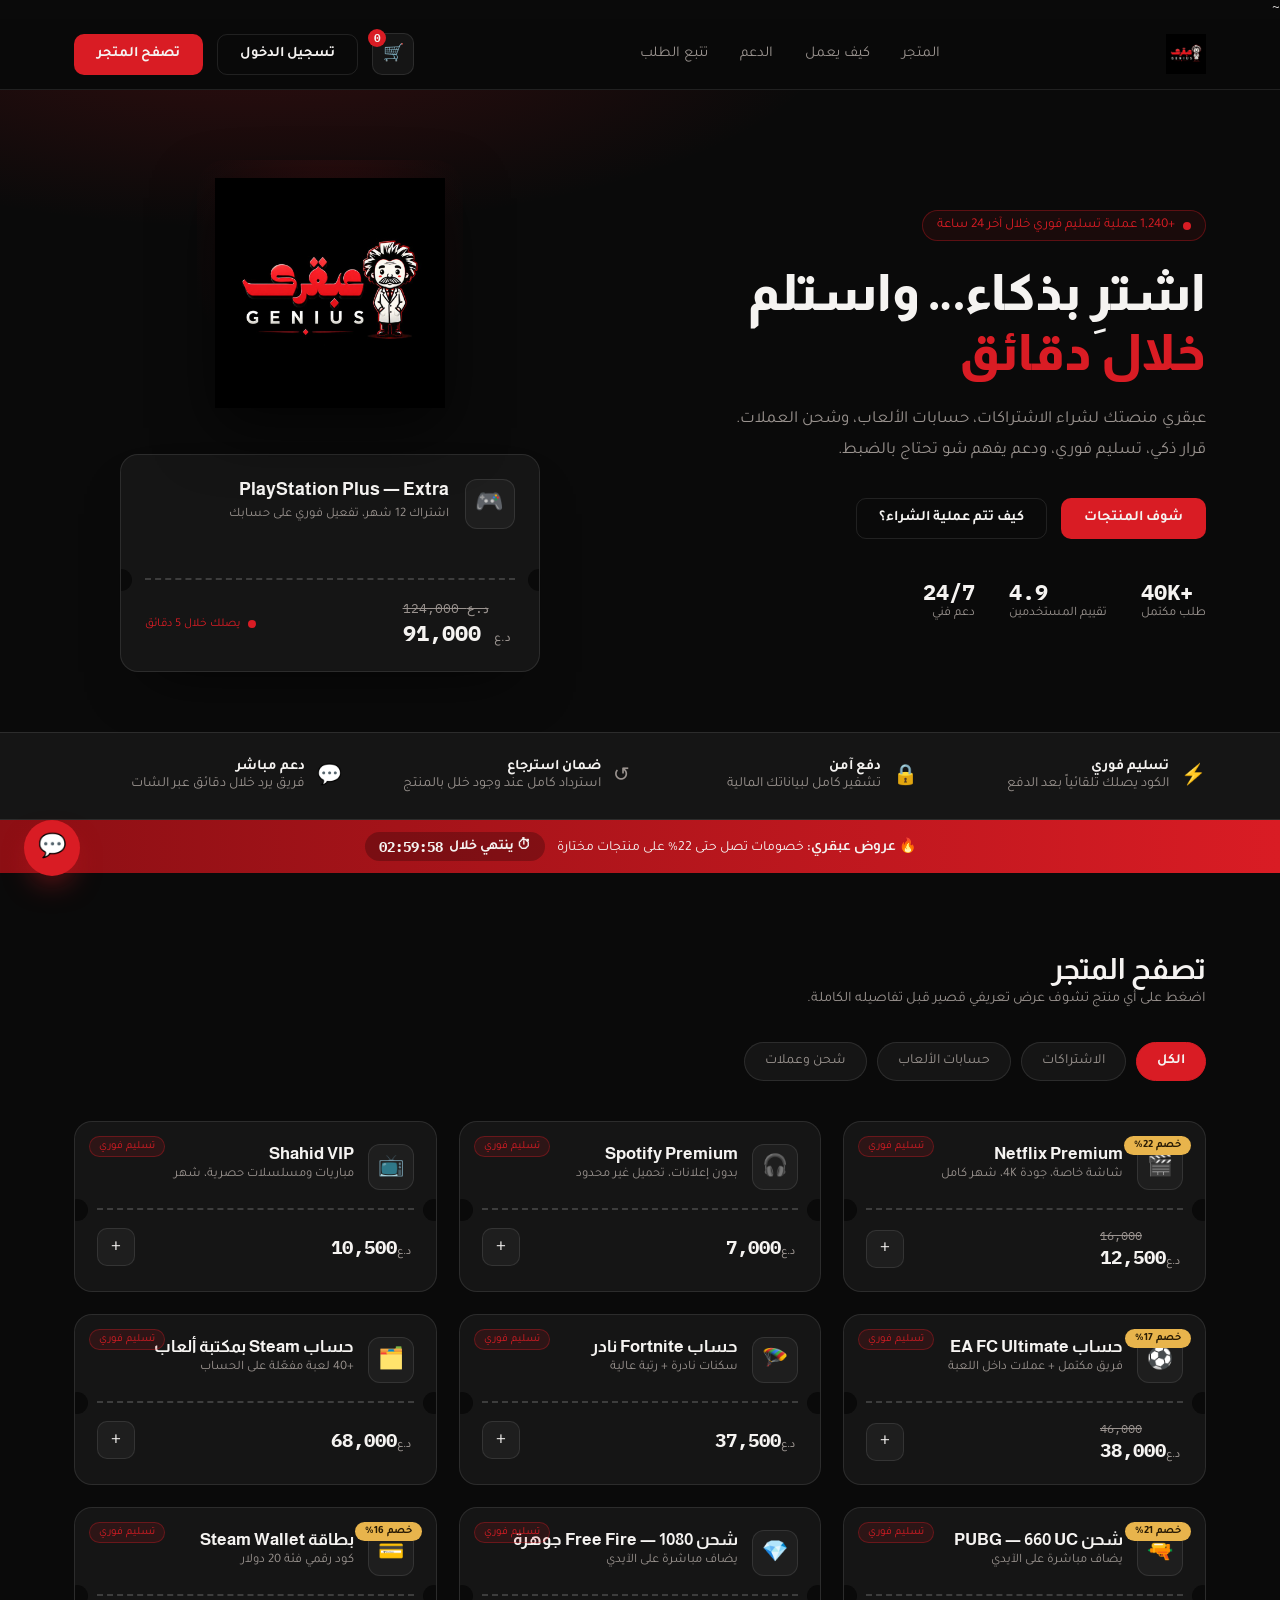
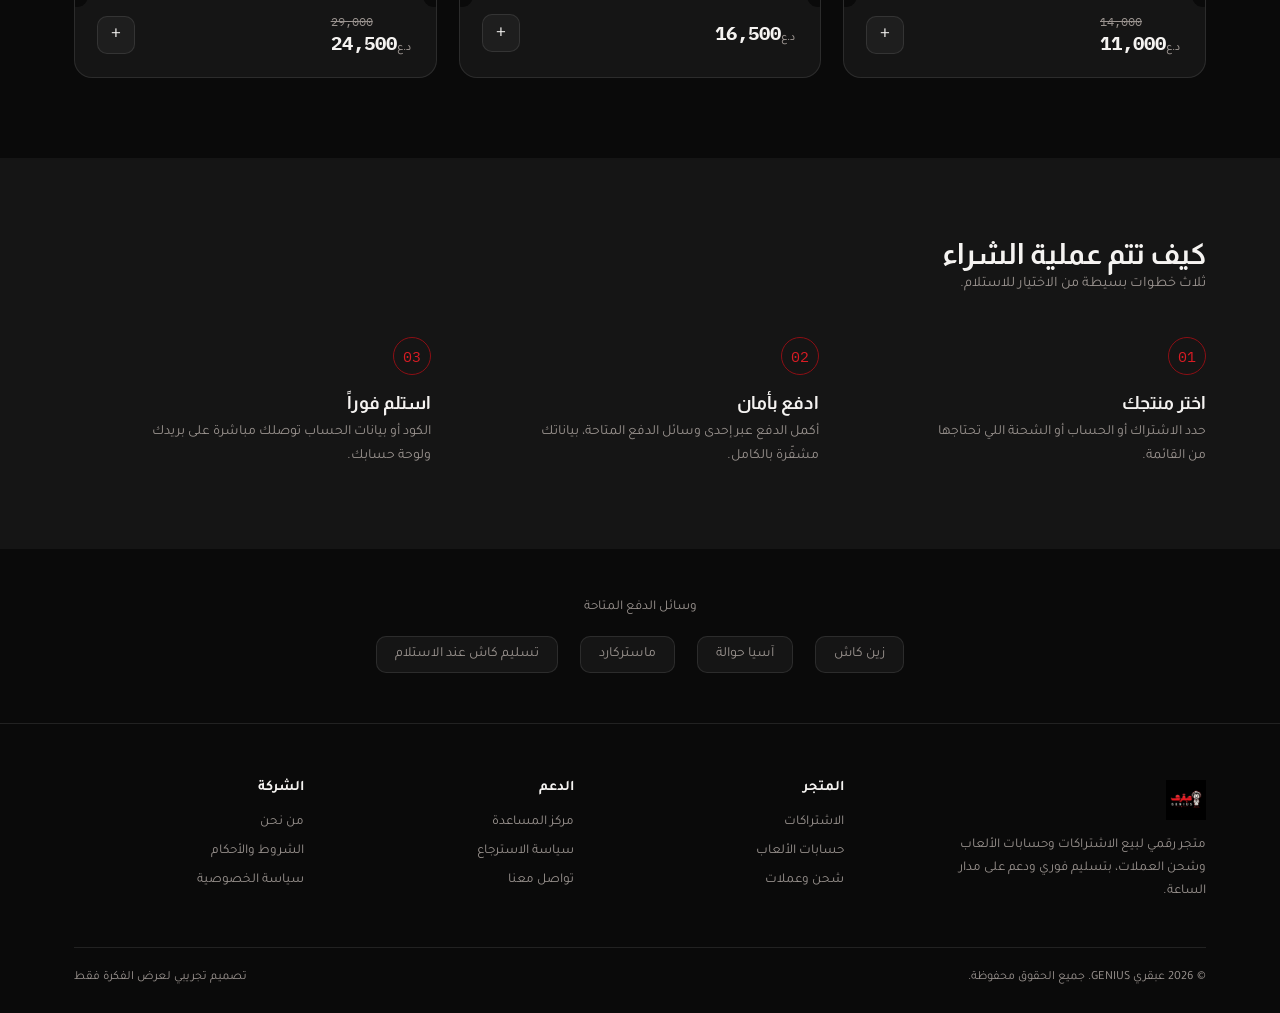
<file: project/index.html>
~<!DOCTYPE html>
<html lang="ar" dir="rtl">
<head>
<meta charset="UTF-8">
<meta name="viewport" content="width=device-width, initial-scale=1.0">
<title>عبقري | GENIUS — متجر الاشتراكات والألعاب</title>
<link rel="preconnect" href="https://fonts.googleapis.com">
<link href="https://fonts.googleapis.com/css2?family=Almarai:wght@400;700;800&family=Tajawal:wght@400;500;700&family=IBM+Plex+Mono:wght@500;600&display=swap" rel="stylesheet">
<link rel="stylesheet" href="style.css">
</head>
<body>

<header>
  <div class="wrap nav">
    <div class="logo"><img src="logo.jpg" alt="عبقري GENIUS"></div>
    <nav class="nav-links">
      <a href="#catalog">المتجر</a>
      <a href="#how">كيف يعمل</a>
      <a onclick="toggleChat(true)">الدعم</a>
      <a onclick="openTracking()">تتبع الطلب</a>
    </nav>
    <div class="nav-actions">
      <button class="cart-btn" onclick="openCart()" aria-label="السلة">🛒<span class="cart-dot" id="cartCount">0</span></button>
      <a class="btn btn-ghost" onclick="openLogin()">تسجيل الدخول</a>
      <a class="btn btn-red" href="#catalog">تصفح المتجر</a>
      <button class="menu-toggle">☰</button>
    </div>
  </div>
</header>

<section class="hero">
  <div class="wrap hero-grid">
    <div>
      <div class="eyebrow-status"><span class="pulse"></span> +1,240 عملية تسليم فوري خلال آخر 24 ساعة</div>
      <h1>اشترِ بذكاء… واستلم <span>خلال دقائق</span></h1>
      <p>عبقري منصتك لشراء الاشتراكات، حسابات الألعاب، وشحن العملات. قرار ذكي، تسليم فوري، ودعم يفهم شو تحتاج بالضبط.</p>
      <div class="hero-actions">
        <a class="btn btn-red" href="#catalog">شوف المنتجات</a>
        <a class="btn btn-ghost" href="#how">كيف تتم عملية الشراء؟</a>
      </div>
      <div class="hero-stats">
        <div><b class="mono">40K+</b><span>طلب مكتمل</span></div>
        <div><b class="mono">4.9</b><span>تقييم المستخدمين</span></div>
        <div><b class="mono">24/7</b><span>دعم فني</span></div>
      </div>
    </div>

    <div class="hero-visual">
      <div class="mascot-frame"><img src="logo.jpg" alt="شخصية عبقري"></div>
      <div class="ticket">
        <div class="ticket-top">
          <div class="ticket-icon">🎮</div>
          <div><h3>PlayStation Plus — Extra</h3><p>اشتراك 12 شهر، تفعيل فوري على حسابك</p></div>
        </div>
        <div class="perf"></div>
        <div class="ticket-bottom">
          <div class="price-block"><div class="old mono">124,000 د.ع</div><div class="now mono">91,000 <span class="curr">د.ع</span></div></div>
          <div class="deliver-tag"><span class="pulse"></span> يصلك خلال 5 دقائق</div>
        </div>
      </div>
    </div>
  </div>
</section>

<div class="trust">
  <div class="wrap trust-grid">
    <div class="trust-item"><span class="ic">⚡</span><div><b>تسليم فوري</b>الكود يصلك تلقائياً بعد الدفع</div></div>
    <div class="trust-item"><span class="ic">🔒</span><div><b>دفع آمن</b>تشفير كامل لبياناتك المالية</div></div>
    <div class="trust-item"><span class="ic">↺</span><div><b>ضمان استرجاع</b>استرداد كامل عند وجود خلل بالمنتج</div></div>
    <div class="trust-item"><span class="ic">💬</span><div><b>دعم مباشر</b>فريق يرد خلال دقائق عبر الشات</div></div>
  </div>
</div>

<div class="promo-bar">
  <div class="wrap promo-inner">
    <span>🔥 <b>عروض عبقري:</b> خصومات تصل حتى 22% على منتجات مختارة</span>
    <span class="promo-timer">⏱ ينتهي خلال <span id="promoCountdown" class="mono">03:00:00</span></span>
  </div>
</div>

<section class="catalog" id="catalog">
  <div class="wrap">
    <div class="section-head">
      <div><h2>تصفح المتجر</h2><p>اضغط على أي منتج تشوف عرض تعريفي قصير قبل تفاصيله الكاملة.</p></div>
    </div>
    <div class="tabs">
      <div class="tab active" data-filter="all">الكل</div>
      <div class="tab" data-filter="sub">الاشتراكات</div>
      <div class="tab" data-filter="acc">حسابات الألعاب</div>
      <div class="tab" data-filter="topup">شحن وعملات</div>
    </div>
    <div class="grid" id="productGrid">

      <div class="card show" data-cat="sub" onclick="openProduct(this)" data-icon="🎬" data-name="Netflix Premium" data-desc="شاشة خاصة، جودة 4K، شهر كامل من المشاهدة بدون قيود." data-price="12500" data-oldprice="16000" data-currency="د.ع" data-deliver="يصلك خلال 5 دقائق" data-tag="جودة 4K بدون حدود">
        <span class="badge-instant">تسليم فوري</span>
        <span class="badge-discount">خصم 22%</span>
        <div class="card-top"><div class="card-icon">🎬</div><div><h3>Netflix Premium</h3><p>شاشة خاصة، جودة 4K، شهر كامل</p></div></div>
        <div class="perf"></div>
        <div class="card-bottom">
          <div class="price-wrap"><div class="price-old mono">16,000</div><div class="price mono">12,500<span class="curr">د.ع</span></div></div>
          <button class="add-btn" onclick="event.stopPropagation(); addToCart(this.closest('.card'))" aria-label="أضف للسلة">+</button>
        </div>
      </div>

      <div class="card show" data-cat="sub" onclick="openProduct(this)" data-icon="🎧" data-name="Spotify Premium" data-desc="بدون إعلانات، تحميل غير محدود، وجودة صوت عالية على كل أجهزتك." data-price="7000" data-currency="د.ع" data-deliver="يصلك خلال 5 دقائق" data-tag="صوت نقي بلا إعلانات">
        <span class="badge-instant">تسليم فوري</span>
        <div class="card-top"><div class="card-icon">🎧</div><div><h3>Spotify Premium</h3><p>بدون إعلانات، تحميل غير محدود</p></div></div>
        <div class="perf"></div>
        <div class="card-bottom">
          <div class="price-wrap"><div class="price mono">7,000<span class="curr">د.ع</span></div></div>
          <button class="add-btn" onclick="event.stopPropagation(); addToCart(this.closest('.card'))" aria-label="أضف للسلة">+</button>
        </div>
      </div>

      <div class="card show" data-cat="sub" onclick="openProduct(this)" data-icon="📺" data-name="Shahid VIP" data-desc="مباريات حصرية ومسلسلات عربية وأجنبية، شهر كامل بدون إعلانات." data-price="10500" data-currency="د.ع" data-deliver="يصلك خلال 5 دقائق" data-tag="حصري ومباشر">
        <span class="badge-instant">تسليم فوري</span>
        <div class="card-top"><div class="card-icon">📺</div><div><h3>Shahid VIP</h3><p>مباريات ومسلسلات حصرية، شهر</p></div></div>
        <div class="perf"></div>
        <div class="card-bottom">
          <div class="price-wrap"><div class="price mono">10,500<span class="curr">د.ع</span></div></div>
          <button class="add-btn" onclick="event.stopPropagation(); addToCart(this.closest('.card'))" aria-label="أضف للسلة">+</button>
        </div>
      </div>

      <div class="card show" data-cat="acc" onclick="openProduct(this)" data-icon="⚽" data-name="حساب EA FC Ultimate" data-desc="فريق مكتمل بلاعبين مميزين، مع رصيد عملات داخل اللعبة." data-price="38000" data-oldprice="46000" data-currency="د.ع" data-deliver="يصلك خلال 10 دقائق" data-tag="فريق أحلامك جاهز">
        <span class="badge-instant">تسليم فوري</span>
        <span class="badge-discount">خصم 17%</span>
        <div class="card-top"><div class="card-icon">⚽</div><div><h3>حساب EA FC Ultimate</h3><p>فريق مكتمل + عملات داخل اللعبة</p></div></div>
        <div class="perf"></div>
        <div class="card-bottom">
          <div class="price-wrap"><div class="price-old mono">46,000</div><div class="price mono">38,000<span class="curr">د.ع</span></div></div>
          <button class="add-btn" onclick="event.stopPropagation(); addToCart(this.closest('.card'))" aria-label="أضف للسلة">+</button>
        </div>
      </div>

      <div class="card show" data-cat="acc" onclick="openProduct(this)" data-icon="🪂" data-name="حساب Fortnite نادر" data-desc="سكنات نادرة غير متوفرة بالمتجر حالياً، مع رتبة تنافسية عالية." data-price="37500" data-currency="د.ع" data-deliver="يصلك خلال 10 دقائق" data-tag="سكنات نادرة">
        <span class="badge-instant">تسليم فوري</span>
        <div class="card-top"><div class="card-icon">🪂</div><div><h3>حساب Fortnite نادر</h3><p>سكنات نادرة + رتبة عالية</p></div></div>
        <div class="perf"></div>
        <div class="card-bottom">
          <div class="price-wrap"><div class="price mono">37,500<span class="curr">د.ع</span></div></div>
          <button class="add-btn" onclick="event.stopPropagation(); addToCart(this.closest('.card'))" aria-label="أضف للسلة">+</button>
        </div>
      </div>

      <div class="card show" data-cat="acc" onclick="openProduct(this)" data-icon="🗂️" data-name="حساب Steam بمكتبة ألعاب" data-desc="أكثر من 40 لعبة مفعّلة على الحساب مباشرة، جاهزة للتحميل." data-price="68000" data-currency="د.ع" data-deliver="يصلك خلال 10 دقائق" data-tag="مكتبة جاهزة بالكامل">
        <span class="badge-instant">تسليم فوري</span>
        <div class="card-top"><div class="card-icon">🗂️</div><div><h3>حساب Steam بمكتبة ألعاب</h3><p>+40 لعبة مفعّلة على الحساب</p></div></div>
        <div class="perf"></div>
        <div class="card-bottom">
          <div class="price-wrap"><div class="price mono">68,000<span class="curr">د.ع</span></div></div>
          <button class="add-btn" onclick="event.stopPropagation(); addToCart(this.closest('.card'))" aria-label="أضف للسلة">+</button>
        </div>
      </div>

      <div class="card show" data-cat="topup" onclick="openProduct(this)" data-icon="🔫" data-name="شحن PUBG — 660 UC" data-desc="يضاف مباشرة على الآيدي بدون الحاجة لكلمة المرور." data-price="11000" data-oldprice="14000" data-currency="د.ع" data-deliver="يصلك خلال دقيقتين" data-tag="إضافة مباشرة">
        <span class="badge-instant">تسليم فوري</span>
        <span class="badge-discount">خصم 21%</span>
        <div class="card-top"><div class="card-icon">🔫</div><div><h3>شحن PUBG — 660 UC</h3><p>يضاف مباشرة على الآيدي</p></div></div>
        <div class="perf"></div>
        <div class="card-bottom">
          <div class="price-wrap"><div class="price-old mono">14,000</div><div class="price mono">11,000<span class="curr">د.ع</span></div></div>
          <button class="add-btn" onclick="event.stopPropagation(); addToCart(this.closest('.card'))" aria-label="أضف للسلة">+</button>
        </div>
      </div>

      <div class="card show" data-cat="topup" onclick="openProduct(this)" data-icon="💎" data-name="شحن Free Fire — 1080 جوهرة" data-desc="يضاف مباشرة على الآيدي، صالح لكل الأحداث داخل اللعبة." data-price="16500" data-currency="د.ع" data-deliver="يصلك خلال دقيقتين" data-tag="إضافة مباشرة">
        <span class="badge-instant">تسليم فوري</span>
        <div class="card-top"><div class="card-icon">💎</div><div><h3>شحن Free Fire — 1080 جوهرة</h3><p>يضاف مباشرة على الآيدي</p></div></div>
        <div class="perf"></div>
        <div class="card-bottom">
          <div class="price-wrap"><div class="price mono">16,500<span class="curr">د.ع</span></div></div>
          <button class="add-btn" onclick="event.stopPropagation(); addToCart(this.closest('.card'))" aria-label="أضف للسلة">+</button>
        </div>
      </div>

      <div class="card show" data-cat="topup" onclick="openProduct(this)" data-icon="💳" data-name="بطاقة Steam Wallet" data-desc="كود رقمي فئة 20 دولار، يضاف مباشرة لمحفظة حسابك على Steam." data-price="24500" data-oldprice="29000" data-currency="د.ع" data-deliver="يصلك خلال دقيقتين" data-tag="كود جاهز فوراً">
        <span class="badge-instant">تسليم فوري</span>
        <span class="badge-discount">خصم 16%</span>
        <div class="card-top"><div class="card-icon">💳</div><div><h3>بطاقة Steam Wallet</h3><p>كود رقمي فئة 20 دولار</p></div></div>
        <div class="perf"></div>
        <div class="card-bottom">
          <div class="price-wrap"><div class="price-old mono">29,000</div><div class="price mono">24,500<span class="curr">د.ع</span></div></div>
          <button class="add-btn" onclick="event.stopPropagation(); addToCart(this.closest('.card'))" aria-label="أضف للسلة">+</button>
        </div>
      </div>

    </div>
  </div>
</section>

<section class="how" id="how">
  <div class="wrap">
    <div class="section-head"><div><h2>كيف تتم عملية الشراء</h2><p>ثلاث خطوات بسيطة من الاختيار للاستلام.</p></div></div>
    <div class="how-grid">
      <div class="step"><div class="step-num mono">01</div><h3>اختر منتجك</h3><p>حدد الاشتراك أو الحساب أو الشحنة اللي تحتاجها من القائمة.</p></div>
      <div class="step"><div class="step-num mono">02</div><h3>ادفع بأمان</h3><p>أكمل الدفع عبر إحدى وسائل الدفع المتاحة، بياناتك مشفّرة بالكامل.</p></div>
      <div class="step"><div class="step-num mono">03</div><h3>استلم فوراً</h3><p>الكود أو بيانات الحساب توصلك مباشرة على بريدك ولوحة حسابك.</p></div>
    </div>
  </div>
</section>

<div class="pay">
  <div class="wrap">
    <p>وسائل الدفع المتاحة</p>
    <div class="pay-icons">
      <span class="ph-link">زين كاش</span><span class="ph-link">آسيا حوالة</span><span class="ph-link">ماستركارد</span><span class="ph-link">تسليم كاش عند الاستلام</span>
    </div>
  </div>
</div>

<footer>
  <div class="wrap">
    <div class="foot-grid">
      <div class="foot-brand">
        <div class="logo"><img src="logo.jpg" alt="عبقري GENIUS"></div>
        <p>متجر رقمي لبيع الاشتراكات وحسابات الألعاب وشحن العملات، بتسليم فوري ودعم على مدار الساعة.</p>
      </div>
      <div class="foot-col"><h4>المتجر</h4><ul>
        <li><a class="ph-link">الاشتراكات</a></li><li><a class="ph-link">حسابات الألعاب</a></li><li><a class="ph-link">شحن وعملات</a></li>
      </ul></div>
      <div class="foot-col"><h4>الدعم</h4><ul>
        <li><a onclick="toggleChat(true)">مركز المساعدة</a></li><li><a class="ph-link">سياسة الاسترجاع</a></li><li><a onclick="toggleChat(true)">تواصل معنا</a></li>
      </ul></div>
      <div class="foot-col"><h4>الشركة</h4><ul>
        <li><a class="ph-link">من نحن</a></li><li><a class="ph-link">الشروط والأحكام</a></li><li><a class="ph-link">سياسة الخصوصية</a></li>
      </ul></div>
    </div>
    <div class="foot-bottom">
      <span>© 2026 عبقري GENIUS. جميع الحقوق محفوظة.</span>
      <span>تصميم تجريبي لعرض الفكرة فقط</span>
    </div>
  </div>
</footer>

<!-- ============ PRODUCT MODAL ============ -->
<div class="overlay" id="productOverlay" onclick="if(event.target===this) closeOverlay('productOverlay')">
  <div class="modal-card" id="modalCard">
    <button class="overlay-close" onclick="closeOverlay('productOverlay')" aria-label="إغلاق">✕</button>
    <div class="ad-stage">
      <div class="ring r1"></div><div class="ring r2"></div><div class="ring r3"></div>
      <div class="ad-icon" id="modalIcon">🎬</div>
      <div class="ad-tagline" id="modalTag">جودة 4K بدون حدود</div>
    </div>
    <div class="modal-body">
      <h3 id="modalName">Netflix Premium</h3>
      <p class="desc" id="modalDesc">شاشة خاصة، جودة 4K، شهر كامل من المشاهدة بدون قيود.</p>
      <div class="modal-perf"></div>
      <div class="modal-price-row">
        <div class="modal-price-wrap">
          <span class="modal-discount-tag" id="modalDiscountTag" style="display:none;"></span>
          <div class="modal-old-price mono" id="modalOldPrice" style="display:none;"></div>
          <div class="modal-price mono"><span id="modalPrice">0</span><span class="curr" id="modalCurrency">د.ع</span></div>
        </div>
        <div class="modal-deliver"><span class="pulse"></span><span id="modalDeliver">يصلك خلال 5 دقائق</span></div>
      </div>
      <div class="modal-actions">
        <button class="btn btn-ghost" onclick="addFromModal()">أضف للسلة</button>
        <button class="btn" style="background:#25D366; color:#08210f;" onclick="sendSingleProductToWhatsApp(currentProduct)">🟢 اطلب عبر واتساب</button>
      </div>
    </div>
  </div>
</div>

<!-- ============ LOGIN MODAL ============ -->
<div class="overlay" id="loginOverlay" onclick="if(event.target===this) closeOverlay('loginOverlay')">
  <div class="plain-card">
    <button class="overlay-close" onclick="closeOverlay('loginOverlay')" aria-label="إغلاق">✕</button>
    <h3>تسجيل الدخول</h3>
    <p class="sub">هاد نموذج تجريبي — الدخول هون بيمثّل الشكل بس، بدون حساب حقيقي.</p>
    <form onsubmit="event.preventDefault(); closeOverlay('loginOverlay'); showToast('تم تسجيل الدخول (وضع تجريبي)');">
      <div class="field"><label>البريد الإلكتروني</label><input type="email" placeholder="you@example.com" required></div>
      <div class="field"><label>كلمة المرور</label><input type="password" placeholder="••••••••" required></div>
      <button type="submit" class="btn btn-red" style="width:100%; margin-top:6px;">دخول</button>
    </form>
  </div>
</div>

<!-- ============ TRACKING MODAL ============ -->
<div class="overlay" id="trackOverlay" onclick="if(event.target===this) closeOverlay('trackOverlay')">
  <div class="plain-card">
    <button class="overlay-close" onclick="closeOverlay('trackOverlay')" aria-label="إغلاق">✕</button>
    <h3>تتبع طلبك</h3>
    <p class="sub">دخّل رقم الطلب وشوف حالته. (تجريبي: أي رقم بيعرضلك نفس المسار للتوضيح)</p>
    <div class="field"><label>رقم الطلب</label><input type="text" id="orderNumber" placeholder="مثال: GEN-48213"></div>
    <button class="btn btn-red" style="width:100%;" onclick="runTracking()">تتبع</button>

    <div class="track-steps" id="trackSteps" style="display:none;">
      <div class="track-step" id="ts1"><div class="track-dot">1</div><div class="track-text"><b>تم تأكيد الطلب</b><span>استلمنا طلبك وجاري التحقق من الدفع</span></div></div>
      <div class="track-step" id="ts2"><div class="track-dot">2</div><div class="track-text"><b>جاري التجهيز</b><span>يتم تحضير الكود أو بيانات الحساب</span></div></div>
      <div class="track-step" id="ts3"><div class="track-dot">3</div><div class="track-text"><b>تم التسليم</b><span>وصلت التفاصيل على بريدك الإلكتروني</span></div></div>
    </div>
    <p class="track-hint" id="trackHint" style="display:none;">هاي محاكاة بصرية فقط لعرض شكل الصفحة — لازم تُربط بنظام طلبات فعلي.</p>
  </div>
</div>

<!-- ============ CART DRAWER ============ -->
<div class="drawer-overlay" id="drawerOverlay" onclick="closeCart()"></div>
<div class="cart-drawer" id="cartDrawer">
  <div class="cart-head"><h3>سلة المشتريات</h3><button class="cart-close" onclick="closeCart()">✕</button></div>
  <div class="cart-items" id="cartItems">
    <div class="cart-empty" id="cartEmptyMsg">السلة فاضية — تصفح المنتجات وضيف اللي يعجبك.</div>
  </div>
  <div class="cart-foot">
    <div class="cart-total-row"><span>الإجمالي</span><b class="mono" id="cartTotal">0 د.ع</b></div>
    <button class="btn" style="width:100%; background:#25D366; color:#08210f;" onclick="checkoutCart()">
      <span style="font-size:17px;">🟢</span> إتمام الطلب عبر واتساب
    </button>
    <p style="font-size:11.5px; color:var(--text-muted); text-align:center; margin-top:10px; line-height:1.6;">رح ينفتحلك واتساب برسالة جاهزة فيها تفاصيل طلبك كاملة</p>
  </div>
</div>

<!-- ============ SUPPORT CHAT ============ -->
<button class="chat-fab" onclick="toggleChat()" aria-label="الدعم الفني">💬</button>
<div class="chat-panel" id="chatPanel">
  <div class="chat-head"><span class="dot"></span><div><b>الدعم الفني</b><span>عادة يرد خلال دقائق</span></div></div>
  <div class="chat-body" id="chatBody">
    <div class="msg bot">أهلاً فيك 👋 أنا هون لأي استفسار عن طلبك أو المنتجات. هاد شات تجريبي حالياً بردود جاهزة.</div>
  </div>
  <div class="chat-input-row">
    <input type="text" id="chatInput" placeholder="اكتب رسالتك..." onkeydown="if(event.key==='Enter') sendChat()">
    <button onclick="sendChat()" aria-label="إرسال">➤</button>
  </div>
</div>

<div class="toast" id="toast"></div>

<script src="script.js"></script>

</body>
</html>
</file>
<file: project/style.css>
:root{
    --bg:#0A0A0A; --surface:#151515; --surface-2:#1E1E1E;
    --red:#D91C24; --red-deep:#8C0F14; --white:#F5F3F1;
    --gold:#E8B44C;
    --text-muted:#9A938F; --border:rgba(245,243,241,0.10); --radius:18px;
  }
  *{box-sizing:border-box; margin:0; padding:0;}
  html,body{background:var(--bg); color:var(--white); font-family:'Tajawal',sans-serif; scroll-behavior:smooth;}
  body{overflow-x:hidden;}
  body.lock-scroll{overflow:hidden;}
  h1,h2,h3,.display{font-family:'Almarai',sans-serif;}
  .mono{font-family:'IBM Plex Mono',monospace; direction:ltr; unicode-bidi:isolate;}
  a{color:inherit; text-decoration:none;}
  ul{list-style:none;}
  img{max-width:100%; display:block;}
  button{font-family:inherit;}
  .wrap{max-width:1180px; margin:0 auto; padding:0 24px;}
  a:focus-visible, button:focus-visible{outline:2px solid var(--red); outline-offset:3px; border-radius:6px;}

  header{position:sticky; top:0; z-index:50; backdrop-filter:blur(10px); background:rgba(10,10,10,0.88); border-bottom:1px solid var(--border);}
  .nav{display:flex; align-items:center; justify-content:space-between; padding:14px 24px;}
  .logo{display:flex; align-items:center; gap:10px;}
  .logo img{height:40px; width:auto;}
  .nav-links{display:flex; gap:32px; font-size:15px; color:var(--text-muted);}
  .nav-links a{cursor:pointer;}
  .nav-links a:hover{color:var(--white);}
  .nav-actions{display:flex; gap:14px; align-items:center;}
  .btn{display:inline-flex; align-items:center; justify-content:center; gap:8px; padding:11px 22px; border-radius:10px; font-size:14.5px; font-weight:700; border:1px solid transparent; cursor:pointer; transition:transform .15s ease, background .15s ease;}
  .btn-red{background:var(--red); color:var(--white);}
  .btn-red:hover{transform:translateY(-2px); background:#f0262f;}
  .btn-ghost{background:transparent; color:var(--white); border-color:var(--border);}
  .btn-ghost:hover{border-color:var(--text-muted);}
  .cart-btn{position:relative; width:42px; height:42px; border-radius:10px; border:1px solid var(--border); display:flex; align-items:center; justify-content:center; background:var(--surface); cursor:pointer; font-size:17px;}
  .cart-dot{position:absolute; top:-5px; left:-5px; background:var(--red); color:var(--white); font-size:11px; font-weight:700; width:18px; height:18px; border-radius:50%; display:flex; align-items:center; justify-content:center; font-family:'IBM Plex Mono',monospace;}
  .menu-toggle{display:none; background:none; border:none; color:var(--white); font-size:24px; cursor:pointer;}

  .hero{padding:70px 0 60px; position:relative; overflow:hidden;}
  .hero::before{content:""; position:absolute; inset:-25% -10% auto -10%; height:560px; background:radial-gradient(55% 55% at 25% 15%, rgba(217,28,36,0.20), transparent 70%); pointer-events:none;}
  .hero-grid{display:grid; grid-template-columns:1.05fr 0.95fr; gap:56px; align-items:center; position:relative;}
  .eyebrow-status{display:inline-flex; align-items:center; gap:8px; font-size:13.5px; color:var(--red); background:rgba(217,28,36,0.08); border:1px solid rgba(217,28,36,0.35); padding:6px 14px; border-radius:100px; margin-bottom:22px;}
  .pulse{width:8px; height:8px; border-radius:50%; background:var(--red); box-shadow:0 0 0 0 rgba(217,28,36,0.6); animation:pulse 2s infinite;}
  @keyframes pulse{ 0%{box-shadow:0 0 0 0 rgba(217,28,36,.55);} 70%{box-shadow:0 0 0 10px rgba(217,28,36,0);} 100%{box-shadow:0 0 0 0 rgba(217,28,36,0);} }
  .hero h1{font-size:50px; line-height:1.2; font-weight:800; margin-bottom:22px;}
  .hero h1 span{color:var(--red);}
  .hero p{font-size:17px; color:var(--text-muted); line-height:1.8; max-width:480px; margin-bottom:32px;}
  .hero-actions{display:flex; gap:14px; margin-bottom:38px;}
  .hero-stats{display:flex; gap:34px;}
  .hero-stats div b{display:block; font-family:'IBM Plex Mono',monospace; font-size:22px; color:var(--white);}
  .hero-stats div span{font-size:13px; color:var(--text-muted);}
  .hero-visual{display:flex; flex-direction:column; align-items:center; gap:28px;}
  .mascot-frame{background:radial-gradient(circle at 50% 30%, rgba(217,28,36,0.16), transparent 65%); border-radius:28px; padding:18px;}
  .mascot-frame img{width:230px; margin:0 auto; filter:drop-shadow(0 20px 30px rgba(0,0,0,0.6));}

  .ticket{background:var(--surface); border:1px solid var(--border); border-radius:var(--radius); overflow:hidden; box-shadow:0 30px 60px -30px rgba(0,0,0,0.7); width:100%; max-width:420px;}
  .ticket-top{padding:24px 24px 20px; display:flex; gap:16px; align-items:flex-start;}
  .ticket-icon{width:50px; height:50px; border-radius:12px; background:var(--surface-2); display:flex; align-items:center; justify-content:center; font-size:23px; flex-shrink:0; border:1px solid var(--border);}
  .ticket-top h3{font-size:18px; margin-bottom:4px;}
  .ticket-top p{font-size:13px; color:var(--text-muted);}
  .perf{position:relative; height:0; border-top:2px dashed rgba(245,243,241,0.18); margin:0 24px;}
  .perf::before, .perf::after{content:""; position:absolute; top:-11px; width:22px; height:22px; border-radius:50%; background:var(--bg);}
  .perf::before{right:-35px;} .perf::after{left:-35px;}
  .ticket-bottom{padding:20px 24px 24px; display:flex; align-items:center; justify-content:space-between;}
  .price-block .old{font-size:12.5px; color:var(--text-muted); text-decoration:line-through; margin-bottom:2px;}
  .price-block .now{font-size:22px; font-weight:700;}
  .price-block .now .curr{font-size:12.5px; color:var(--text-muted); font-weight:500; font-family:'Tajawal',sans-serif; margin-right:4px;}
  .deliver-tag{display:flex; align-items:center; gap:7px; font-size:12px; color:var(--red);}

  .trust{border-top:1px solid var(--border); border-bottom:1px solid var(--border); padding:26px 0; background:var(--surface);}
  .trust-grid{display:flex; justify-content:space-between; gap:20px; flex-wrap:wrap;}
  .trust-item{display:flex; align-items:center; gap:12px; font-size:14px; color:var(--text-muted); flex:1; min-width:220px;}
  .trust-item .ic{font-size:20px;}
  .trust-item b{color:var(--white); display:block; font-size:14.5px;}

  /* ---------- promo / discount countdown banner ---------- */
  .promo-bar{background:linear-gradient(90deg, var(--red-deep), var(--red)); padding:12px 0;}
  .promo-inner{display:flex; align-items:center; justify-content:center; gap:12px; flex-wrap:wrap; font-size:14px; text-align:center;}
  .promo-inner b{font-family:'Almarai',sans-serif;}
  .promo-timer{display:inline-flex; align-items:center; gap:6px; background:rgba(0,0,0,0.25); padding:5px 14px; border-radius:100px; font-weight:700;}

  section.catalog{padding:80px 0;}
  .section-head{display:flex; align-items:flex-end; justify-content:space-between; margin-bottom:34px; gap:20px; flex-wrap:wrap;}
  .section-head h2{font-size:29px;}
  .section-head p{color:var(--text-muted); font-size:14.5px; margin-top:6px;}
  .tabs{display:flex; gap:10px; margin-bottom:40px; flex-wrap:wrap;}
  .tab{padding:10px 20px; border-radius:100px; border:1px solid var(--border); font-size:14px; color:var(--text-muted); cursor:pointer; background:var(--surface); transition:all .15s ease;}
  .tab.active{background:var(--red); color:var(--white); border-color:var(--red); font-weight:700;}
  .tab:hover:not(.active){border-color:var(--text-muted); color:var(--white);}

  .grid{display:grid; grid-template-columns:repeat(3,1fr); gap:22px;}
  .card{background:var(--surface); border:1px solid var(--border); border-radius:var(--radius); overflow:hidden; transition:transform .18s ease, border-color .18s ease; position:relative; cursor:pointer;}
  .card:hover{transform:translateY(-4px); border-color:var(--red-deep);}
  .card[data-cat]{display:none;}
  .card.show{display:block;}
  .card-top{padding:22px 22px 18px; display:flex; gap:14px; align-items:flex-start;}
  .card-icon{width:46px; height:46px; border-radius:12px; background:var(--surface-2); display:flex; align-items:center; justify-content:center; font-size:21px; flex-shrink:0; border:1px solid var(--border);}
  .card-top h3{font-size:16.5px; margin-bottom:3px;}
  .card-top p{font-size:13px; color:var(--text-muted); line-height:1.5;}
  .card .perf{margin:0 22px;}
  .card .perf::before{right:-31px;} .card .perf::after{left:-31px;}
  .card-bottom{padding:18px 22px 22px; display:flex; align-items:center; justify-content:space-between; gap:10px;}
  .price-wrap{display:flex; flex-direction:column; gap:2px;}
  .price-old{font-size:12px; color:var(--text-muted); text-decoration:line-through;}
  .card-bottom .price{font-size:18.5px; font-weight:700; white-space:nowrap;}
  .card-bottom .price .curr{font-size:11.5px; color:var(--text-muted); font-weight:500; font-family:'Tajawal',sans-serif; margin-right:3px;}
  .add-btn{width:38px; height:38px; border-radius:10px; background:var(--surface-2); border:1px solid var(--border); color:var(--white); font-size:19px; cursor:pointer; display:flex; align-items:center; justify-content:center; transition:background .15s ease, color .15s ease; flex-shrink:0;}
  .add-btn:hover{background:var(--red); color:var(--white); border-color:var(--red);}
  .badge-instant{position:absolute; top:14px; left:14px; font-size:11px; background:rgba(217,28,36,0.12); color:var(--red); border:1px solid rgba(217,28,36,0.35); padding:3px 9px; border-radius:100px;}
  .badge-discount{position:absolute; top:14px; right:14px; font-size:11px; background:var(--gold); color:#2a1c05; font-weight:700; padding:3px 10px; border-radius:100px;}

  .how{padding:80px 0; background:var(--surface);}
  .how-grid{display:grid; grid-template-columns:repeat(3,1fr); gap:30px; margin-top:44px;}
  .step-num{font-family:'IBM Plex Mono',monospace; font-size:15px; color:var(--red); border:1px solid var(--red-deep); width:38px; height:38px; border-radius:50%; display:flex; align-items:center; justify-content:center; margin-bottom:18px;}
  .step h3{font-size:18px; margin-bottom:8px;}
  .step p{font-size:14px; color:var(--text-muted); line-height:1.7; max-width:280px;}

  .pay{padding:50px 0; text-align:center;}
  .pay p{color:var(--text-muted); font-size:13.5px; margin-bottom:20px;}
  .pay-icons{display:flex; gap:22px; justify-content:center; flex-wrap:wrap; color:var(--text-muted); font-size:14px;}
  .pay-icons span{border:1px solid var(--border); padding:9px 18px; border-radius:10px; background:var(--surface); cursor:pointer;}
  .pay-icons span:hover{border-color:var(--text-muted); color:var(--white);}

  footer{border-top:1px solid var(--border); padding:56px 0 28px;}
  .foot-grid{display:grid; grid-template-columns:1.4fr repeat(3,1fr); gap:40px; margin-bottom:44px;}
  .foot-col h4{font-size:14.5px; margin-bottom:16px;}
  .foot-col ul li{margin-bottom:10px;}
  .foot-col ul a{font-size:13.5px; color:var(--text-muted); cursor:pointer;}
  .foot-col ul a:hover{color:var(--white);}
  .foot-brand .logo{margin-bottom:14px;}
  .foot-brand p{font-size:13.5px; color:var(--text-muted); line-height:1.7; max-width:280px;}
  .foot-bottom{border-top:1px solid var(--border); padding-top:22px; display:flex; justify-content:space-between; font-size:12.5px; color:var(--text-muted); flex-wrap:wrap; gap:10px;}

  @media (max-width:900px){
    .nav-links{display:none;}
    .menu-toggle{display:block;}
    .hero-grid{grid-template-columns:1fr;}
    .hero h1{font-size:34px;}
    .grid{grid-template-columns:repeat(2,1fr);}
    .how-grid{grid-template-columns:1fr;}
    .foot-grid{grid-template-columns:repeat(2,1fr);}
  }
  @media (max-width:560px){
    .grid{grid-template-columns:1fr;}
    .trust-grid{flex-direction:column;}
    .foot-grid{grid-template-columns:1fr;}
    .hero-stats{gap:22px;}
    .mascot-frame img{width:170px;}
    .card-bottom .price{font-size:16.5px;}
  }

  /* ============ PRODUCT MODAL ============ */
  .overlay{position:fixed; inset:0; z-index:200; background:rgba(0,0,0,0.72); backdrop-filter:blur(6px); display:none; align-items:center; justify-content:center; padding:20px; perspective:1200px;}
  .overlay.open{display:flex;}
  .overlay-close{position:absolute; top:22px; left:22px; width:38px; height:38px; border-radius:50%; background:rgba(245,243,241,0.08); border:1px solid var(--border); color:var(--white); font-size:18px; cursor:pointer; display:flex; align-items:center; justify-content:center; z-index:3;}
  .overlay-close:hover{background:rgba(245,243,241,0.16);}

  .modal-card{position:relative; width:100%; max-width:460px; background:var(--surface); border:1px solid var(--border); border-radius:24px; overflow:hidden; transform:rotateY(90deg) scale(.85); opacity:0; box-shadow:0 40px 90px -30px rgba(0,0,0,0.85);}
  .overlay.open .modal-card{animation:cardFlipIn .6s cubic-bezier(.2,.8,.2,1) forwards;}
  @keyframes cardFlipIn{0%{transform:rotateY(90deg) scale(.85); opacity:0;}60%{transform:rotateY(-8deg) scale(1.02); opacity:1;}100%{transform:rotateY(0deg) scale(1); opacity:1;}}

  .ad-stage{position:relative; height:280px; display:flex; flex-direction:column; align-items:center; justify-content:center; background:radial-gradient(60% 60% at 50% 30%, rgba(217,28,36,0.28), transparent 70%), repeating-linear-gradient(115deg, rgba(245,243,241,0.035) 0 2px, transparent 2px 26px); overflow:hidden;}
  .ad-stage .ring{position:absolute; width:230px; height:230px; border-radius:50%; border:1.5px solid rgba(217,28,36,0.45); animation:ringPulse 2.2s ease-out infinite;}
  .ad-stage .ring.r2{animation-delay:.7s;} .ad-stage .ring.r3{animation-delay:1.4s;}
  @keyframes ringPulse{0%{transform:scale(.4); opacity:0;}35%{opacity:.9;}100%{transform:scale(1.35); opacity:0;}}
  .ad-icon{font-size:54px; z-index:2; opacity:0; transform:scale(.2) rotateY(-140deg) translateY(10px); filter:drop-shadow(0 18px 26px rgba(0,0,0,.7)); animation:iconLaunch .8s .15s cubic-bezier(.16,1.2,.4,1) forwards;}
  @keyframes iconLaunch{0%{opacity:0; transform:scale(.2) rotateY(-140deg) translateY(10px);}55%{opacity:1; transform:scale(1.15) rotateY(18deg) translateY(-6px);}100%{opacity:1; transform:scale(1) rotateY(0deg) translateY(0);}}
  .ad-tagline{position:absolute; bottom:22px; z-index:2; font-size:13px; color:var(--red); background:rgba(217,28,36,0.1); border:1px solid rgba(217,28,36,0.35); padding:6px 16px; border-radius:100px; opacity:0; animation:tagFade .5s .85s ease forwards;}
  @keyframes tagFade{to{opacity:1;}}
  .modal-body{padding:26px 28px 28px; opacity:0; transform:translateY(14px); animation:bodyRise .5s 1s ease forwards;}
  @keyframes bodyRise{to{opacity:1; transform:translateY(0);}}
  .modal-body h3{font-size:21px; margin-bottom:6px;}
  .modal-body .desc{font-size:14px; color:var(--text-muted); line-height:1.7; margin-bottom:20px;}
  .modal-perf{position:relative; height:0; border-top:2px dashed rgba(245,243,241,0.18); margin:0 0 20px;}
  .modal-perf::before, .modal-perf::after{content:""; position:absolute; top:-11px; width:22px; height:22px; border-radius:50%; background:var(--surface); border:1px solid var(--border);}
  .modal-perf::before{right:-33px;} .modal-perf::after{left:-33px;}
  .modal-price-row{display:flex; align-items:center; justify-content:space-between; margin-bottom:22px; gap:10px;}
  .modal-price-wrap{display:flex; flex-direction:column; gap:3px;}
  .modal-old-price{font-size:13px; color:var(--text-muted); text-decoration:line-through;}
  .modal-price{font-size:27px; font-weight:700; white-space:nowrap;}
  .modal-price .curr{font-size:13px; color:var(--text-muted); font-weight:500; font-family:'Tajawal',sans-serif; margin-right:5px;}
  .modal-discount-tag{display:inline-block; background:var(--gold); color:#2a1c05; font-size:11px; font-weight:700; padding:2px 9px; border-radius:100px; margin-bottom:4px;}
  .modal-deliver{display:flex; align-items:center; gap:7px; font-size:12.5px; color:var(--red); white-space:nowrap;}
  .modal-actions{display:flex; gap:12px;}
  .modal-actions .btn{flex:1;}

  /* ============ SMALL PLAIN MODAL (login / tracking) ============ */
  .plain-card{position:relative; width:100%; max-width:400px; background:var(--surface); border:1px solid var(--border); border-radius:20px; padding:30px 28px; box-shadow:0 40px 90px -30px rgba(0,0,0,0.85); transform:translateY(18px) scale(.97); opacity:0; animation:plainRise .35s ease forwards;}
  @keyframes plainRise{to{transform:translateY(0) scale(1); opacity:1;}}
  .plain-card h3{font-size:20px; margin-bottom:6px;}
  .plain-card .sub{font-size:13.5px; color:var(--text-muted); margin-bottom:22px; line-height:1.6;}
  .field{margin-bottom:14px;}
  .field label{display:block; font-size:12.5px; color:var(--text-muted); margin-bottom:6px;}
  .field input{width:100%; background:var(--surface-2); border:1px solid var(--border); border-radius:10px; padding:11px 14px; color:var(--white); font-family:inherit; font-size:14px;}
  .field input:focus{outline:2px solid var(--red); outline-offset:1px;}

  .track-steps{margin:22px 0; display:flex; flex-direction:column; gap:0;}
  .track-step{display:flex; gap:14px; position:relative; padding-bottom:26px;}
  .track-step:last-child{padding-bottom:0;}
  .track-step::before{content:""; position:absolute; right:11px; top:26px; bottom:0; width:2px; background:var(--border);}
  .track-step:last-child::before{display:none;}
  .track-dot{width:24px; height:24px; border-radius:50%; border:2px solid var(--border); background:var(--surface); display:flex; align-items:center; justify-content:center; font-size:12px; flex-shrink:0; transition:all .3s ease;}
  .track-step.done .track-dot{background:var(--red); border-color:var(--red); color:var(--white);}
  .track-text b{display:block; font-size:14px; margin-bottom:2px;}
  .track-text span{font-size:12.5px; color:var(--text-muted);}
  .track-hint{font-size:12px; color:var(--text-muted); margin-top:16px; line-height:1.6;}

  /* ============ CART DRAWER ============ */
  .drawer-overlay{position:fixed; inset:0; z-index:150; background:rgba(0,0,0,0.6); display:none;}
  .drawer-overlay.open{display:block;}
  .cart-drawer{position:fixed; top:0; left:0; height:100%; width:400px; max-width:90vw; background:var(--surface); border-left:1px solid var(--border); z-index:151; transform:translateX(-100%); transition:transform .35s cubic-bezier(.2,.8,.2,1); display:flex; flex-direction:column;}
  .cart-drawer.open{transform:translateX(0);}
  .cart-head{padding:22px 24px; border-bottom:1px solid var(--border); display:flex; align-items:center; justify-content:space-between;}
  .cart-head h3{font-size:18px;}
  .cart-close{width:34px; height:34px; border-radius:50%; background:var(--surface-2); border:1px solid var(--border); color:var(--white); cursor:pointer; font-size:16px;}
  .cart-items{flex:1; overflow-y:auto; padding:14px 20px;}
  .cart-empty{text-align:center; color:var(--text-muted); font-size:14px; padding:60px 20px;}
  .cart-item{display:flex; gap:12px; align-items:center; padding:14px 4px; border-bottom:1px solid var(--border);}
  .cart-item .ic{width:42px; height:42px; border-radius:10px; background:var(--surface-2); border:1px solid var(--border); display:flex; align-items:center; justify-content:center; font-size:19px; flex-shrink:0;}
  .cart-item .info{flex:1; min-width:0;}
  .cart-item .info b{display:block; font-size:14px; margin-bottom:3px; white-space:nowrap; overflow:hidden; text-overflow:ellipsis;}
  .cart-item .info span{font-size:12.5px; color:var(--text-muted);}
  .qty-box{display:flex; align-items:center; gap:8px;}
  .qty-box button{width:24px; height:24px; border-radius:6px; background:var(--surface-2); border:1px solid var(--border); color:var(--white); cursor:pointer; font-size:14px; line-height:1;}
  .qty-box span{font-size:13px; min-width:14px; text-align:center;}
  .cart-remove{background:none; border:none; color:var(--text-muted); cursor:pointer; font-size:16px; padding:4px;}
  .cart-remove:hover{color:var(--red);}
  .cart-foot{padding:20px 24px 24px; border-top:1px solid var(--border);}
  .cart-total-row{display:flex; justify-content:space-between; font-size:15px; margin-bottom:16px;}
  .cart-total-row b{font-size:19px;}

  /* ============ SUPPORT CHAT ============ */
  .chat-fab{position:fixed; bottom:24px; left:24px; width:56px; height:56px; border-radius:50%; background:var(--red); color:var(--white); border:none; font-size:23px; cursor:pointer; z-index:140; box-shadow:0 14px 30px -10px rgba(217,28,36,0.6); display:flex; align-items:center; justify-content:center;}
  .chat-fab:hover{transform:translateY(-2px);}
  .chat-panel{position:fixed; bottom:92px; left:24px; width:340px; max-width:88vw; height:440px; background:var(--surface); border:1px solid var(--border); border-radius:18px; z-index:140; display:none; flex-direction:column; overflow:hidden; box-shadow:0 30px 70px -20px rgba(0,0,0,0.7);}
  .chat-panel.open{display:flex;}
  .chat-head{padding:16px 18px; border-bottom:1px solid var(--border); display:flex; align-items:center; gap:10px;}
  .chat-head .dot{width:8px; height:8px; border-radius:50%; background:#3FD98A;}
  .chat-head b{font-size:14.5px;}
  .chat-head span{font-size:12px; color:var(--text-muted); display:block;}
  .chat-body{flex:1; overflow-y:auto; padding:16px; display:flex; flex-direction:column; gap:10px;}
  .msg{max-width:80%; font-size:13.5px; line-height:1.6; padding:9px 13px; border-radius:14px;}
  .msg.bot{background:var(--surface-2); align-self:flex-start; border-bottom-right-radius:4px;}
  .msg.user{background:var(--red); color:var(--white); align-self:flex-end; border-bottom-left-radius:4px;}
  .chat-input-row{display:flex; gap:8px; padding:12px; border-top:1px solid var(--border);}
  .chat-input-row input{flex:1; background:var(--surface-2); border:1px solid var(--border); border-radius:10px; padding:9px 12px; color:var(--white); font-family:inherit; font-size:13.5px;}
  .chat-input-row button{width:38px; height:38px; border-radius:10px; background:var(--red); border:none; color:var(--white); font-size:15px; cursor:pointer;}

  /* ============ TOAST ============ */
  .toast{position:fixed; bottom:26px; right:50%; transform:translateX(50%) translateY(20px); background:var(--surface-2); border:1px solid var(--border); color:var(--white); padding:12px 20px; border-radius:12px; font-size:13.5px; z-index:300; opacity:0; transition:all .3s ease; box-shadow:0 20px 40px -15px rgba(0,0,0,0.6); pointer-events:none;}
  .toast.show{opacity:1; transform:translateX(50%) translateY(0);}

  @media (prefers-reduced-motion: reduce){
    *{animation:none !important; transition:none !important;}
    .modal-card, .plain-card{transform:none; opacity:1;}
    .ad-icon, .ad-tagline, .modal-body{opacity:1; transform:none;}
  }
</file>
